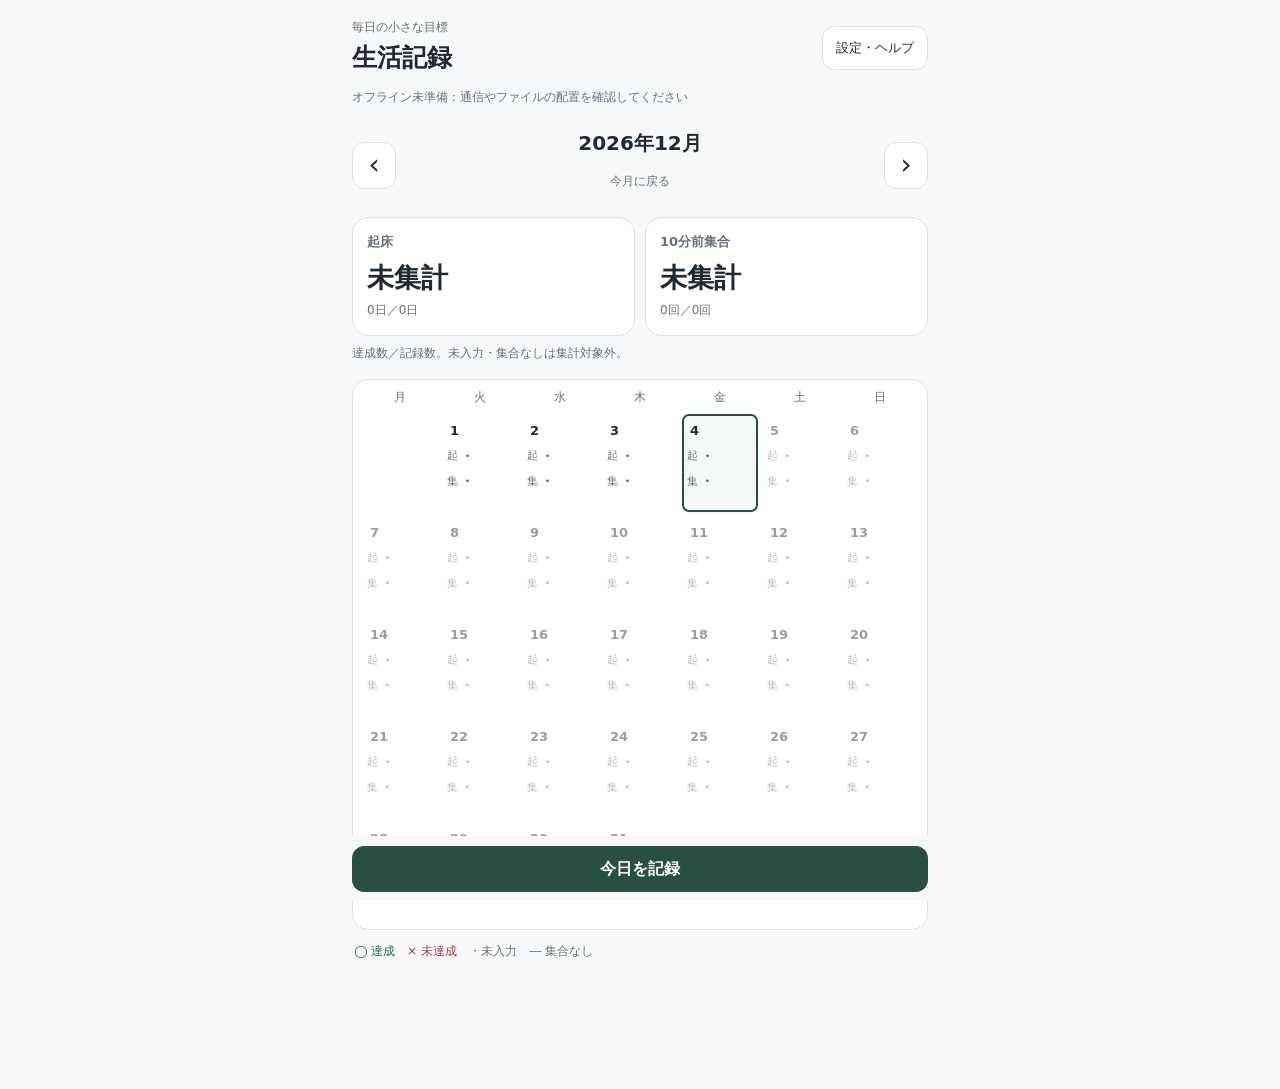
<file: index.html>
<!-- File: index.html -->
<!DOCTYPE html>
<html lang="ja">
<head>
  <meta charset="UTF-8">
  <meta name="viewport" content="width=device-width, initial-scale=1, viewport-fit=cover">
  <meta name="theme-color" content="#ffffff">
  <meta name="apple-mobile-web-app-capable" content="yes">
  <meta name="apple-mobile-web-app-status-bar-style" content="default">
  <meta name="apple-mobile-web-app-title" content="生活記録">
  <meta name="description" content="起床と10分前集合を記録する個人用アプリ">
  <title>生活記録</title>
  <link rel="manifest" href="./manifest.webmanifest">
  <link rel="apple-touch-icon" href="./apple-touch-icon.png">
  <link rel="icon" type="image/png" href="./icon-192.png">
  <link rel="stylesheet" href="./styles.css">
  <script src="./app.js" defer></script>
</head>
<body>
  <main class="app">
    <header class="app-header">
      <div>
        <p class="eyebrow">毎日の小さな目標</p>
        <h1>生活記録</h1>
      </div>
      <button id="helpButton" type="button" class="secondary">
        設定・ヘルプ
      </button>
    </header>

    <p id="offlineStatus" class="connection" role="status">
      オフライン対応を確認しています
    </p>

    <p id="updateNotice" class="notice" hidden>
      更新を準備しました。このサイトのタブとホーム画面版をすべて閉じ、
      開き直すと更新が適用されます。
    </p>

    <div class="storage-warning notice error" role="alert" hidden></div>

    <section class="month-navigation" aria-label="表示月の操作">
      <button id="previousMonth" type="button" aria-label="前月へ">‹</button>
      <div class="month-center">
        <h2 id="monthTitle"></h2>
        <button id="currentMonth" type="button" class="text-button">
          今月に戻る
        </button>
      </div>
      <button id="nextMonth" type="button" aria-label="翌月へ">›</button>
    </section>

    <section class="summary" aria-label="表示月の達成率">
      <article class="summary-card">
        <h3>起床</h3>
        <p id="wakeRate" class="rate">未集計</p>
        <p id="wakeCount" class="muted">0日／0日</p>
      </article>
      <article class="summary-card">
        <h3>10分前集合</h3>
        <p id="meetingRate" class="rate">未集計</p>
        <p id="meetingCount" class="muted">0回／0回</p>
      </article>
    </section>

    <p class="summary-caption">達成数／記録数。未入力・集合なしは集計対象外。</p>

    <section class="calendar-card" aria-labelledby="monthTitle">
      <div class="weekdays" aria-hidden="true">
        <span>月</span>
        <span>火</span>
        <span>水</span>
        <span>木</span>
        <span>金</span>
        <span>土</span>
        <span>日</span>
      </div>
      <div id="calendar" class="calendar" aria-label="月間カレンダー"></div>
    </section>

    <p class="legend">
      <span class="ok-text">◯ 達成</span>
      <span class="ng-text">× 未達成</span>
      <span>・未入力</span>
      <span>― 集合なし</span>
    </p>

    <p id="mainMessage" class="message" role="status" aria-live="polite"></p>

    <div class="bottom-action">
      <button id="todayButton" type="button" class="primary">
        今日を記録
      </button>
    </div>

    <noscript>
      <p class="notice error">
        このアプリにはJavaScriptが必要です。ブラウザで有効にしてください。
      </p>
    </noscript>
  </main>

  <dialog id="entryDialog" class="sheet" aria-labelledby="entryTitle">
    <header class="sheet-header">
      <h2 id="entryTitle"></h2>
      <button type="button" data-close="entryDialog">閉じる</button>
    </header>

    <div class="sheet-body">
      <div class="storage-warning notice error" role="alert" hidden></div>
      <p id="entryRestriction" class="notice" hidden></p>

      <fieldset id="entryFields" class="record-fields">
        <legend class="sr-only">この日の記録</legend>

        <section class="record-section">
          <h3>起床</h3>
          <p class="muted">寝てから9時間以内にベッドから出る</p>

          <div class="button-row">
            <button type="button" data-wake="ok" class="choice ok-choice">
              ◯ 達成
            </button>
            <button type="button" data-wake="ng" class="choice ng-choice">
              × 未達成
            </button>
          </div>

          <button type="button" data-wake="unset" class="text-button">
            未入力に戻す
          </button>

          <p class="small muted">
            ベッドから出た日に記録します。時刻の入力や自動判定はありません。
          </p>
        </section>

        <section class="record-section">
          <h3>10分前集合</h3>
          <p class="muted">集合時刻の10分前までに到着する</p>
          <p id="meetingState" class="state-label"></p>

          <div class="button-row">
            <button id="addMeetingOk" type="button" class="ok-choice">
              ◯を追加
            </button>
            <button id="addMeetingNg" type="button" class="ng-choice">
              ×を追加
            </button>
          </div>

          <ol id="meetingList" class="meeting-list"></ol>

          <div class="button-row wrap">
            <button id="noMeetings" type="button" class="secondary">
              集合なし
            </button>
            <button id="clearMeetings" type="button" class="text-button">
              未入力に戻す
            </button>
          </div>
        </section>
      </fieldset>

      <p id="entryMessage" class="message" role="status" aria-live="polite"></p>
    </div>
  </dialog>

  <dialog id="helpDialog" class="sheet" aria-labelledby="helpTitle">
    <header class="sheet-header">
      <h2 id="helpTitle">設定・ヘルプ</h2>
      <button type="button" data-close="helpDialog">閉じる</button>
    </header>

    <div class="sheet-body">
      <div class="storage-warning notice error" role="alert" hidden></div>

      <section class="help-section">
        <h3>バックアップ</h3>
        <p>
          記録をJSONファイルとして保存・復元できます。
          読み込みは追加ではなく、全記録の置き換えです。
        </p>
        <div class="stack">
          <button id="exportButton" type="button" class="secondary">
            全記録を書き出す
          </button>
          <button id="importButton" type="button" class="secondary">
            バックアップを読み込む
          </button>
        </div>
        <input id="importFile" type="file" accept=".json,application/json" hidden>
        <p class="small muted">
          読み込み可能なファイルは10MBまでです。
          置き換え前に、現在の記録を書き出しておくことをおすすめします。
        </p>
      </section>

      <p id="helpMessage" class="message" role="status" aria-live="polite"></p>

      <section class="help-section">
        <h3>記録忘れの通知</h3>
        <p>
          iPhoneの「リマインダー」で「生活記録をつける」という項目を作り、
          希望する時刻と「毎日」の繰り返しを設定してください。
        </p>
        <p>
          リマインダーはこのアプリの記録状態と連動しません。
          記録済みの日も通知されます。
        </p>
      </section>

      <section class="help-section">
        <h3>保存について</h3>
        <ul>
          <li>記録はこの端末・この利用環境内に保存されます。</li>
          <li>記録データを外部へ送信する処理はありません。</li>
          <li>サイトデータの削除や端末の故障などで失われる可能性があります。</li>
          <li>定期的にバックアップしてください。</li>
          <li>日常の利用はホーム画面のアイコンから行うことをおすすめします。</li>
          <li>Safariとホーム画面版の保存領域が共有されるとは保証しません。</li>
          <li>オフライン用のキャッシュも、OSなどに削除される場合があります。</li>
        </ul>
      </section>

      <section class="help-section">
        <h3>達成率について</h3>
        <p>
          起床は日数、集合は回数で集計します。
          未入力と「集合なし」は分母に含めません。
          集合の予定総数を入力しないため、一部の記録漏れは自動検出できません。
        </p>
      </section>

      <button id="reloadButton" type="button" class="secondary">
        画面を再読み込み
      </button>
    </div>
  </dialog>
</body>
</html>
</file>
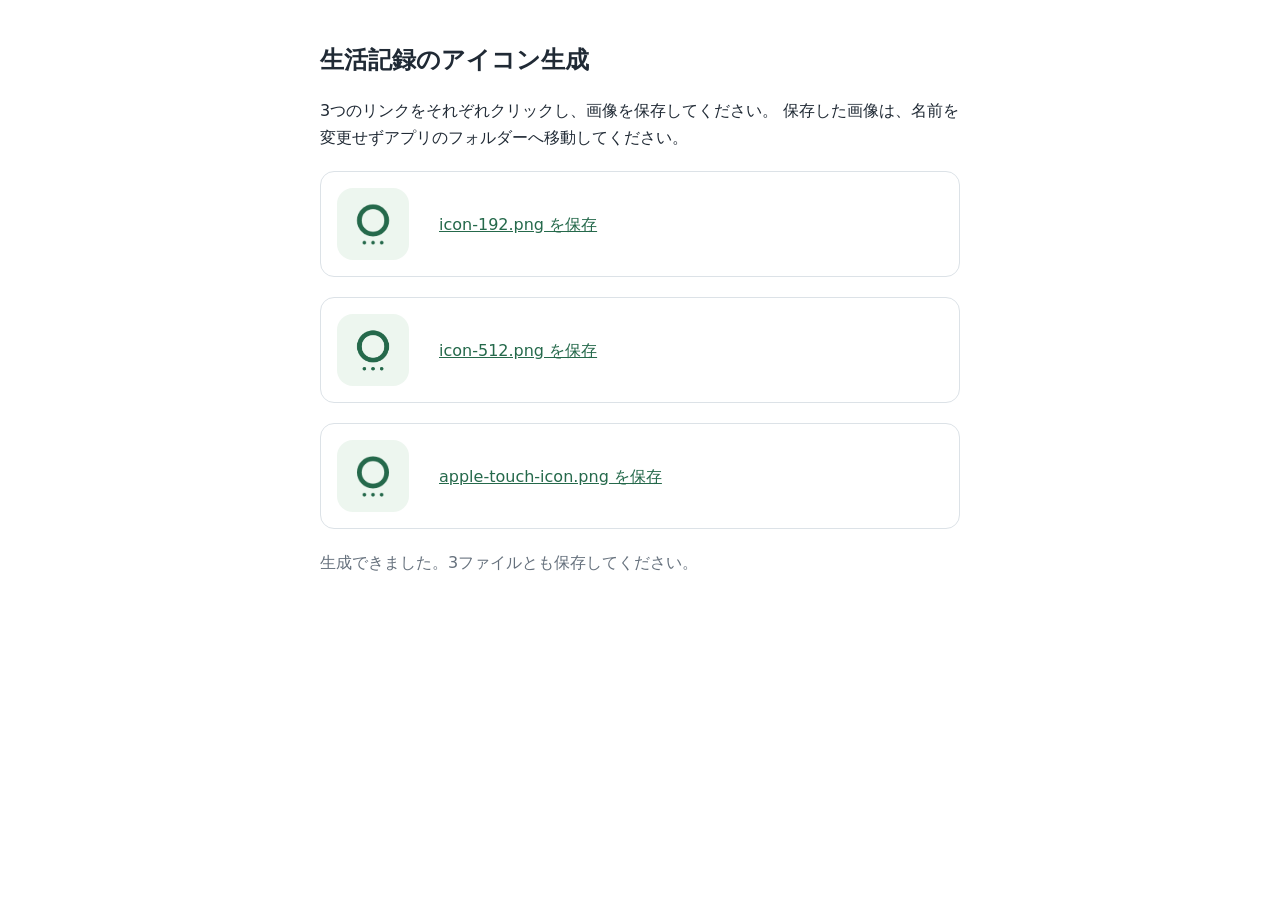
<file: icon-maker.html>
<!-- File: icon-maker.html -->
<!DOCTYPE html>
<html lang="ja">
<head>
  <meta charset="UTF-8">
  <meta name="viewport" content="width=device-width, initial-scale=1">
  <title>生活記録：アイコン生成</title>
  <style>
    body {
      max-width: 640px;
      margin: 40px auto;
      padding: 0 20px;
      color: #202a35;
      font-family: system-ui, sans-serif;
      line-height: 1.7;
    }

    h1 {
      font-size: 24px;
    }

    .item {
      display: flex;
      align-items: center;
      gap: 20px;
      margin: 20px 0;
      padding: 16px;
      border: 1px solid #dce2e7;
      border-radius: 14px;
    }

    img {
      width: 72px;
      height: 72px;
      border-radius: 16px;
    }

    a {
      display: inline-block;
      padding: 10px;
      color: #25694b;
    }

    #status {
      color: #66717d;
    }
  </style>
</head>
<body>
  <h1>生活記録のアイコン生成</h1>
  <p>
    3つのリンクをそれぞれクリックし、画像を保存してください。
    保存した画像は、名前を変更せずアプリのフォルダーへ移動してください。
  </p>

  <div id="icons"></div>
  <p id="status">画像を生成しています。</p>

  <script>
    "use strict";

    const specs = [
      { size: 192, name: "icon-192.png" },
      { size: 512, name: "icon-512.png" },
      { size: 180, name: "apple-touch-icon.png" }
    ];

    const urls = [];

    function generateIcon(spec) {
      return new Promise((resolve, reject) => {
        const canvas = document.createElement("canvas");
        canvas.width = spec.size;
        canvas.height = spec.size;

        const context = canvas.getContext("2d");

        if (!context) {
          reject(new Error("Canvasを利用できません。"));
          return;
        }

        const size = spec.size;

        context.fillStyle = "#edf6ef";
        context.fillRect(0, 0, size, size);

        context.strokeStyle = "#25694b";
        context.lineWidth = size * 0.065;
        context.beginPath();
        context.arc(
          size * 0.5,
          size * 0.45,
          size * 0.19,
          0,
          Math.PI * 2
        );
        context.stroke();

        context.fillStyle = "#25694b";

        for (let index = 0; index < 3; index += 1) {
          context.beginPath();
          context.arc(
            size * (0.38 + index * 0.12),
            size * 0.76,
            size * 0.025,
            0,
            Math.PI * 2
          );
          context.fill();
        }

        canvas.toBlob((blob) => {
          if (!blob) {
            reject(new Error("画像を生成できませんでした。"));
            return;
          }

          const url = URL.createObjectURL(blob);
          urls.push(url);

          const item = document.createElement("div");
          item.className = "item";

          const image = document.createElement("img");
          image.src = url;
          image.alt = `${spec.size}pxのアイコン`;

          const link = document.createElement("a");
          link.href = url;
          link.download = spec.name;
          link.textContent = `${spec.name} を保存`;

          item.append(image, link);
          resolve(item);
        }, "image/png");
      });
    }

    Promise.all(specs.map(generateIcon))
      .then((items) => {
        document.getElementById("icons").append(...items);
        document.getElementById("status").textContent =
          "生成できました。3ファイルとも保存してください。";
      })
      .catch((error) => {
        document.getElementById("status").textContent = error.message;
      });

    window.addEventListener("unload", () => {
      urls.forEach((url) => URL.revokeObjectURL(url));
    });
  </script>
</body>
</html>
</file>
<file: styles.css>
/* File: styles.css */
:root {
  color-scheme: light;
  --background: #f7f8fa;
  --surface: #ffffff;
  --text: #202a35;
  --muted: #66717d;
  --border: #dce2e7;
  --green: #25694b;
  --green-light: #edf6ef;
  --red: #a43f43;
  --red-light: #fff0f0;
  --accent: #284f43;
}

* {
  box-sizing: border-box;
}

[hidden] {
  display: none !important;
}

html {
  background: var(--background);
  -webkit-text-size-adjust: 100%;
}

body {
  margin: 0;
  color: var(--text);
  font-family: system-ui, -apple-system, BlinkMacSystemFont, sans-serif;
  font-size: 16px;
  line-height: 1.6;
}

button,
input {
  font: inherit;
}

button {
  min-height: 44px;
  padding: 9px 13px;
  border: 1px solid var(--border);
  border-radius: 12px;
  background: var(--surface);
  color: var(--text);
  cursor: pointer;
  touch-action: manipulation;
}

button:focus-visible,
a:focus-visible {
  outline: 3px solid #527cb8;
  outline-offset: 3px;
}

button:disabled {
  cursor: default;
  opacity: 0.45;
}

h1,
h2,
h3,
p {
  margin-top: 0;
}

h1 {
  margin-bottom: 0;
  font-size: 25px;
}

h2 {
  margin-bottom: 0;
  font-size: 20px;
}

h3 {
  margin-bottom: 8px;
  font-size: 17px;
}

p {
  margin-bottom: 12px;
}

.app {
  width: min(100%, 600px);
  margin: 0 auto;
  padding:
    calc(18px + env(safe-area-inset-top))
    max(12px, env(safe-area-inset-right))
    calc(20px + env(safe-area-inset-bottom))
    max(12px, env(safe-area-inset-left));
}

.app-header,
.sheet-header {
  display: flex;
  align-items: center;
  justify-content: space-between;
  gap: 12px;
}

.app-header {
  margin-bottom: 10px;
}

.app-header > div {
  min-width: 0;
}

.app-header button {
  flex-shrink: 0;
  font-size: 13px;
}

.eyebrow {
  margin-bottom: 1px;
  color: var(--muted);
  font-size: 12px;
}

.connection,
.summary-caption,
.legend,
.small {
  font-size: 12px;
}

.connection {
  color: var(--muted);
}

.month-navigation {
  display: grid;
  grid-template-columns: 44px 1fr 44px;
  align-items: center;
  gap: 10px;
  margin: 20px 0 14px;
}

.month-navigation > button {
  padding: 0;
  font-size: 28px;
}

.month-center {
  text-align: center;
}

.month-center .text-button {
  padding: 3px 8px;
  font-size: 12px;
}

.summary {
  display: grid;
  grid-template-columns: repeat(2, minmax(0, 1fr));
  gap: 10px;
}

.summary-card {
  padding: 14px;
  border: 1px solid var(--border);
  border-radius: 16px;
  background: var(--surface);
}

.summary-card h3 {
  margin-bottom: 3px;
  color: var(--muted);
  font-size: 13px;
}

.rate {
  margin-bottom: 2px;
  font-size: 27px;
  font-weight: 700;
}

.summary-card .muted {
  margin-bottom: 0;
  font-size: 12px;
}

.summary-caption {
  margin: 8px 0 16px;
  color: var(--muted);
}

.calendar-card {
  padding: 8px;
  border: 1px solid var(--border);
  border-radius: 16px;
  background: var(--surface);
}

.weekdays,
.calendar {
  display: grid;
  grid-template-columns: repeat(7, minmax(0, 1fr));
  gap: 2px;
}

.weekdays {
  margin-bottom: 6px;
  color: var(--muted);
  font-size: 12px;
  text-align: center;
}

.day,
.empty-day {
  min-width: 0;
  min-height: 86px;
}

.day {
  display: flex;
  flex-direction: column;
  align-items: stretch;
  gap: 3px;
  width: 100%;
  padding: 5px 1px;
  border-color: transparent;
  border-radius: 8px;
  overflow: hidden;
  text-align: left;
}

.day.today {
  box-shadow: inset 0 0 0 2px var(--accent);
  background: #f5f9f6;
}

.day-number {
  padding-left: 3px;
  font-size: 13px;
  font-weight: 650;
}

.calendar-line {
  display: flex;
  align-items: center;
  gap: 2px;
  min-width: 0;
  white-space: nowrap;
}

.mini-label {
  flex-shrink: 0;
  color: var(--muted);
  font-size: 9px;
}

.marks {
  display: flex;
  min-width: 0;
  font-size: 11px;
  font-weight: 650;
  letter-spacing: -0.7px;
}

.extra-count {
  overflow: hidden;
  color: var(--muted);
  font-size: 9px;
  text-align: right;
  text-overflow: ellipsis;
  white-space: nowrap;
}

.ok-text {
  color: var(--green);
}

.ng-text {
  color: var(--red);
}

.muted {
  color: var(--muted);
}

.legend {
  display: flex;
  flex-wrap: wrap;
  gap: 6px 12px;
  margin: 12px 2px;
  color: var(--muted);
}

.bottom-action {
  position: sticky;
  bottom: 0;
  z-index: 1;
  margin-top: 8px;
  padding: 10px 0 calc(8px + env(safe-area-inset-bottom));
  background: var(--background);
}

.primary {
  width: 100%;
  border-color: var(--accent);
  background: var(--accent);
  color: #ffffff;
  font-weight: 650;
}

.secondary {
  background: var(--surface);
}

.text-button {
  border-color: transparent;
  background: transparent;
  color: var(--muted);
}

.ok-choice {
  color: var(--green);
}

.ng-choice {
  color: var(--red);
}

.ok-choice[aria-pressed="true"] {
  border-color: var(--green);
  background: var(--green-light);
  box-shadow: inset 0 0 0 1px var(--green);
}

.ng-choice[aria-pressed="true"] {
  border-color: var(--red);
  background: var(--red-light);
  box-shadow: inset 0 0 0 1px var(--red);
}

#noMeetings[aria-pressed="true"] {
  border-color: var(--accent);
  background: #edf2f0;
}

.notice {
  padding: 12px;
  border-radius: 10px;
  background: #eef2f6;
  font-size: 13px;
  overflow-wrap: anywhere;
}

.error {
  color: #8f3036;
  background: #fff0f0;
}

.message {
  min-height: 24px;
  margin: 10px 0 0;
  font-size: 13px;
  overflow-wrap: anywhere;
}

.message.error {
  padding: 8px;
  border-radius: 8px;
}

.sheet {
  width: min(100%, 580px);
  max-width: 100%;
  max-height: 90vh;
  max-height: 90dvh;
  margin: auto auto 0;
  padding: 0;
  border: 0;
  border-radius: 22px 22px 0 0;
  background: var(--surface);
  color: var(--text);
  overflow: hidden;
}

.sheet[open] {
  display: flex;
  flex-direction: column;
}

.sheet::backdrop {
  background: rgb(20 30 40 / 40%);
}

.sheet-header {
  flex-shrink: 0;
  padding: 16px;
  border-bottom: 1px solid var(--border);
}

.sheet-header h2 {
  font-size: 18px;
}

.sheet-header button {
  flex-shrink: 0;
  font-size: 13px;
}

.sheet-body {
  min-height: 0;
  padding:
    16px
    max(16px, env(safe-area-inset-right))
    calc(24px + env(safe-area-inset-bottom))
    max(16px, env(safe-area-inset-left));
  overflow-y: auto;
  overscroll-behavior: contain;
  -webkit-overflow-scrolling: touch;
}

.record-fields {
  min-width: 0;
  margin: 0;
  padding: 0;
  border: 0;
}

.record-section + .record-section,
.help-section + .help-section {
  margin-top: 24px;
  padding-top: 20px;
  border-top: 1px solid var(--border);
}

.record-section > .muted {
  font-size: 13px;
}

.button-row {
  display: flex;
  gap: 8px;
  margin-bottom: 8px;
}

.button-row > button {
  flex: 1;
}

.wrap {
  flex-wrap: wrap;
}

.state-label {
  margin-bottom: 10px;
  font-size: 14px;
}

.meeting-list {
  display: flex;
  flex-direction: column;
  gap: 8px;
  margin: 14px 0;
  padding: 0;
  list-style: none;
}

.meeting-item {
  display: flex;
  align-items: center;
  justify-content: space-between;
  gap: 8px;
  padding: 8px;
  border-radius: 12px;
  background: #f7f8fa;
}

.meeting-label {
  min-width: 0;
  font-size: 13px;
  overflow-wrap: anywhere;
}

.meeting-actions {
  display: flex;
  flex-shrink: 0;
  gap: 6px;
}

.meeting-actions button {
  min-width: 44px;
  padding: 7px 8px;
}

.meeting-actions .delete-button {
  font-size: 12px;
}

.help-section {
  font-size: 14px;
}

.help-section ul {
  padding-left: 22px;
}

.help-section li {
  margin-bottom: 8px;
}

.stack {
  display: grid;
  gap: 8px;
  margin-bottom: 10px;
}

.sr-only {
  position: absolute;
  width: 1px;
  height: 1px;
  margin: -1px;
  padding: 0;
  border: 0;
  clip: rect(0, 0, 0, 0);
  overflow: hidden;
  white-space: nowrap;
}

@media (min-width: 600px) {
  .day,
  .empty-day {
    min-height: 100px;
  }

  .day {
    padding: 7px 5px;
  }

  .mini-label {
    font-size: 11px;
  }

  .marks {
    font-size: 14px;
    letter-spacing: 0;
  }

  .sheet {
    margin-bottom: 20px;
    border-radius: 22px;
  }
}
</file>
